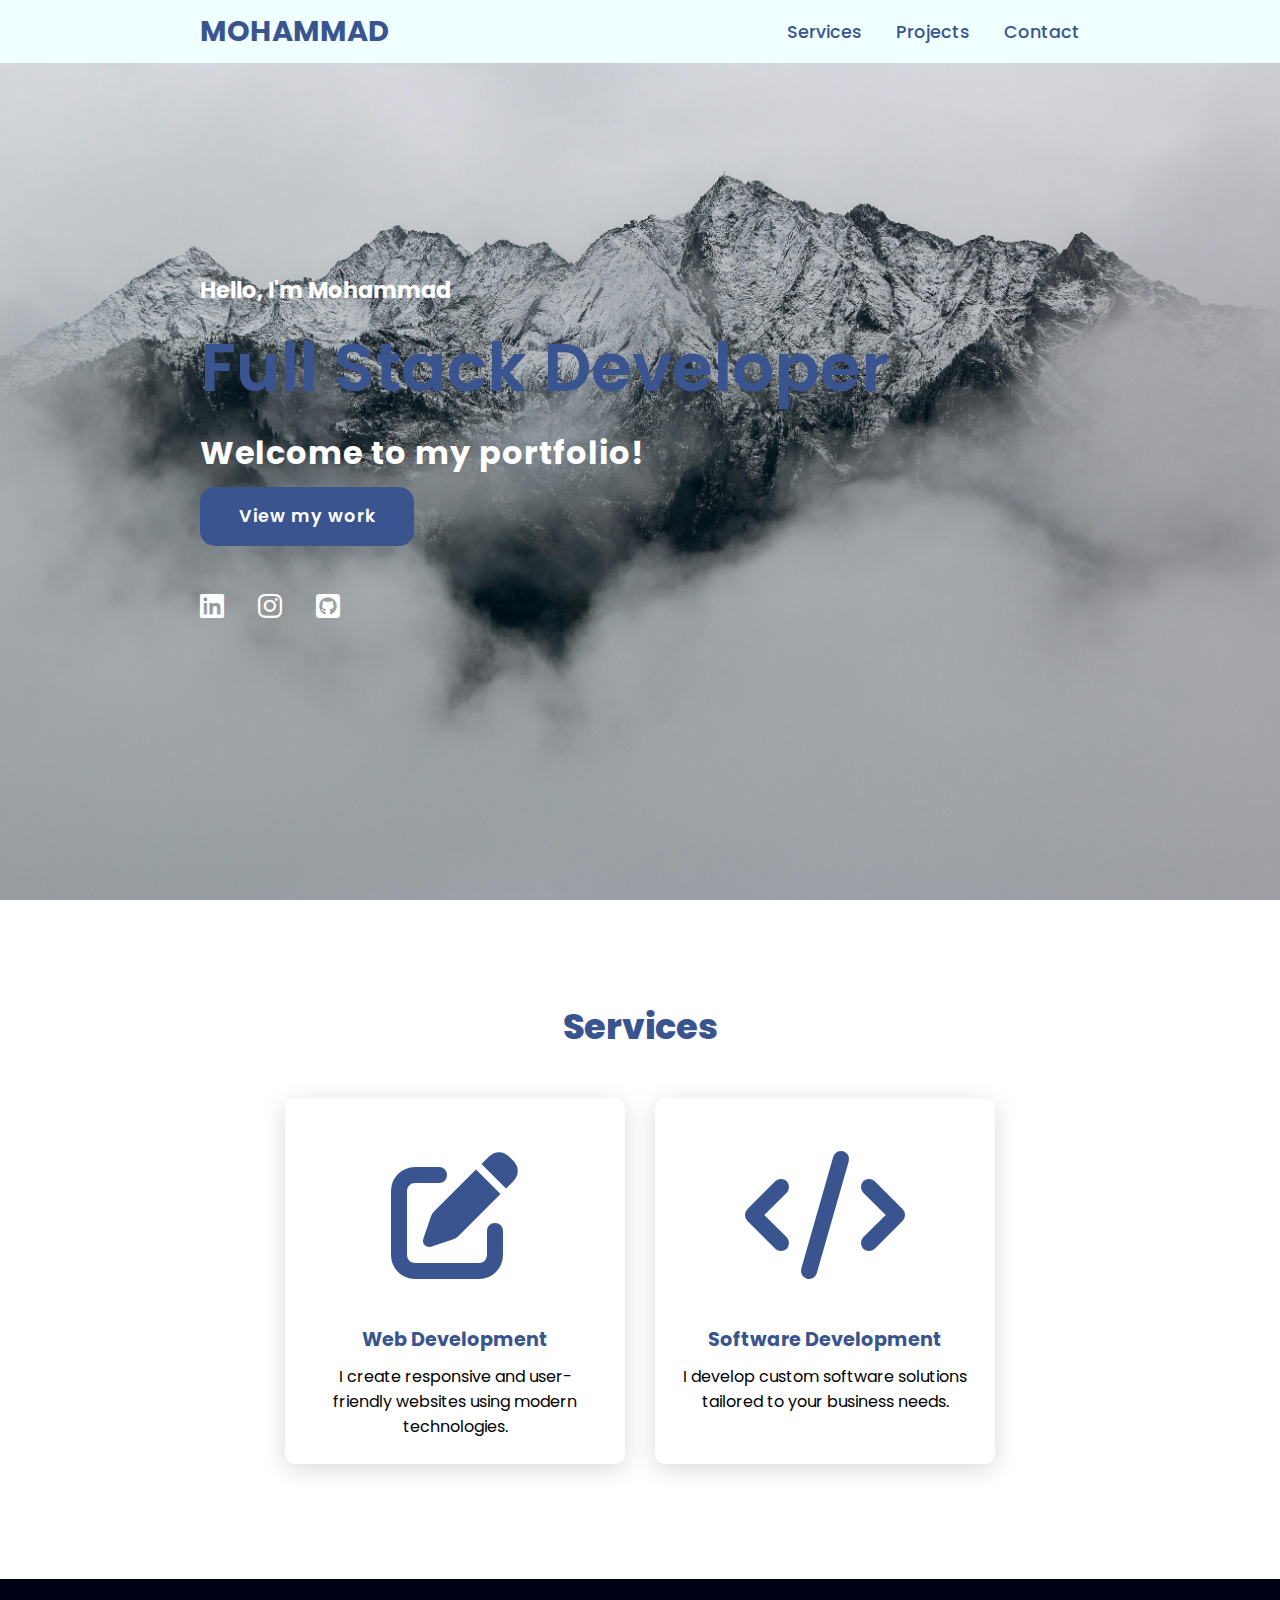
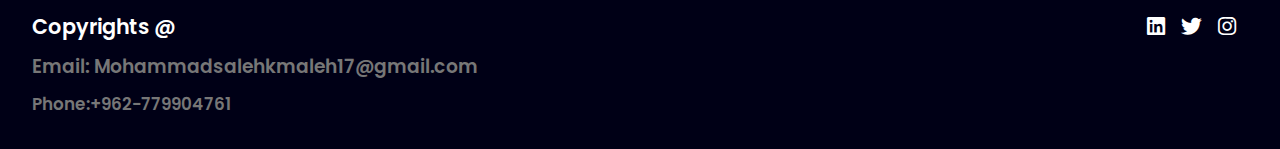
<file: portfolio.html>
<!DOCTYPE html>
<html lang="en">
<head>
    <meta charset="UTF-8">
    <meta name="viewport" content="width=device-width, initial-scale=1.0">
    <link rel="stylesheet" href="https://cdnjs.cloudflare.com/ajax/libs/font-awesome/6.5.1/css/all.min.css">
    <link rel="stylesheet" href="style.css">
    <title>Portfolio</title>
    <script src="index.js"></script>
</head>
<body>
    <header>
        <a href="" class="logo">Mohammad</a>
        <nav class="navbar">
            <a href="">Services</a>
            <a href="">Projects</a>
            <a href="">Contact</a>
        </nav>
    </header>

    <section class="main">
        <div>
            <h2>Hello, I'm Mohammad<br><span>Full Stack Developer</span></h2>
            <h3>Welcome to my portfolio!</h3>
            <a href="#projects" class="main-btn">View my work</a>
            <div class="social-icons">
                <a href="#"><i class="fab fa-linkedin"></i></a>
                <a href="#"><i class="fab fa-instagram"></i></a>
                <a href="#"><i class="fab fa-github-square"></i></a>
            </div>
        </div>
    </section>

  
    
    <section class="cards" id="Services"> 
        <h2 class="title">Services</h2>
        <div class="content">

            <div class="card">
                <div class="icon"><i class="fas fa-edit"></i></div>
                <div class="info">
                    <h3>Web Development</h3>
                    <p>I create responsive and user-friendly websites using modern technologies.</p>
                </div>
            </div>

            <div class="card">
                <div class="icon"><i class="fas fa-code"></i></div>
                <div class="info">
                    <h3>Software Development</h3>
                    <p>I develop custom software solutions tailored to your business needs.</p>
                </div>
            </div>

    </section>

    <footer class="footer">
        <p class="footer-title">Copyrights @ <span>Email: Mohammadsalehkmaleh17@gmail.com <span>Phone:+962-779904761</span> </span>
       </p>
        <div class="social-icons">
            <a href="#"><i class="fab fa-linkedin"></i></a>
            <a href="#"><i class="fab fa-twitter"></i></a>
            <a href="#"><i class="fab fa-instagram"></i></a>
        </div>
    </footer>
    

</body>
</html>
</file>
<file: style.css>
@import url('https://fonts.googleapis.com/css2?family=Poppins:ital,wght@0,100;0,200;0,300;0,400;0,500;0,600;0,700;0,800;0,900;1,100;1,200;1,300;1,400;1,500;1,600;1,700;1,800;1,900&display=swap');

* {
    font-family: "Poppins", sans-serif;
    margin: 0;
    padding: 0;
    box-sizing: border-box;
    scroll-behavior: smooth;
}

header {
    background-color: azure;
    width: 100%;
    position: fixed;
    z-index: 999;
    display: flex;
    justify-content: space-between;
    align-items: center;
    padding: 10px 200px;
}

.logo {
    text-decoration: none;
    color: rgb(57, 84, 143);
    text-transform: uppercase;
    font-weight: 700;
    font-size: 1.8em;
}

.navbar a {
    text-decoration: none;
    color: rgb(57, 84, 143);
    font-size: 1.1em;
    font-weight: 500;
    padding-left: 30px;
}

.navbar a:hover {
    color: #601cfc;
}

section {
    padding: 100px 200px;
}

.main {
    width: 100%;
    min-height: 100vh;
    display: flex;
    align-items: center;
    background: url(./pexels-eberhard-grossgasteiger-691668.jpg) no-repeat;
    background-size: cover;
    background-position: center;
    background-attachment: scroll;
}

.main h2 {
    color: white;
    font-size: 1.4em;
    font-weight: 700;
}

.main h2 span {
    display: inline-block;
    margin-top: 10px;
    color: rgb(57, 84, 143);
    font-size: 3em;
    font-weight: 600;
}

.main h3 {
    color: white;
    font-size: 2em;
    font-weight: 700;
    letter-spacing: 1px;
    margin-top: 10px;
    margin-bottom: 10px;
}

.main-btn {
    text-decoration: none;
    color: white;
    background: rgb(57, 84, 143);
    font-weight: 600;
    font-size: 1.1em;
    display: inline-block;
    padding: .9375em 2.1875em;
    letter-spacing: 1px;
    border-radius: 15px;
    margin-bottom: 40px;
    transition: 0.7s ease;
}

.main-btn:hover {
    background: rgb(18, 38, 82);
    transform: scale(1.1);
}

.social-icons a {
    color: white;
    font-size: 1.7em;
    padding-right: 30px;
}

.title {
    display: flex;
    justify-content: center;
    color: rgb(57, 84, 143);
    font-size: 2.2em;
    font-weight: 800;
    margin-bottom: 30px;
}

.content {
    display: flex;
    justify-content: center;
    flex-direction: row;
    flex-wrap: wrap;
}

.card {
    background-color: white;
    width: 21.25em;
    box-shadow: 0 5px 25px rgba(1, 1, 1, 0.15);
    border-radius: 10px;
    padding: 25px;
    margin: 15px;
    transition: 0.7s ease;
}

.card:hover {
    transform: scale(1.1);
}

.icon {
    color: rgb(57, 84, 143);
    text-align: center;
    font-size: 8em;
}

.info {
    text-align: center;
}

.info h3 {
    font-size: 1.2em;
    color: rgb(57, 84, 143);
    font-weight: 700;
    margin: 10px;
}

.footer {
    background-color: #000016;
    color: #fff;
    padding: 2em;
    display: flex;
    justify-content: space-between;
}

.footer-title {
    font-size: 1.3em;
    font-weight: 600;
}

.footer-title span {
    display: block;
    font-size: 0.9em;
    margin-top: 10px;
    color: #777;
}

.footer .social-icons a {
    font-size: 1.3em;
    padding-right: 12px;
}

@media (max-width: 1023px) {
    header {
        padding: 12px 20px;
    }

    .navbar a {
        padding-left: 10px;
    }

    .title {
        font-size: 1.8em;
    }

    section {
        padding: 80px 20px;
    }
}

@media (max-width: 641px) {
    body {
        font-size: 12px;
    }

    .main-content h2 {
        font-size: 0.8em;
    }

    .main-content h3 {
        font-size: 1.4em;
    }
}

@media (max-width: 300px) {
    body {
        font-size: 10px;
    }
}
</file>
